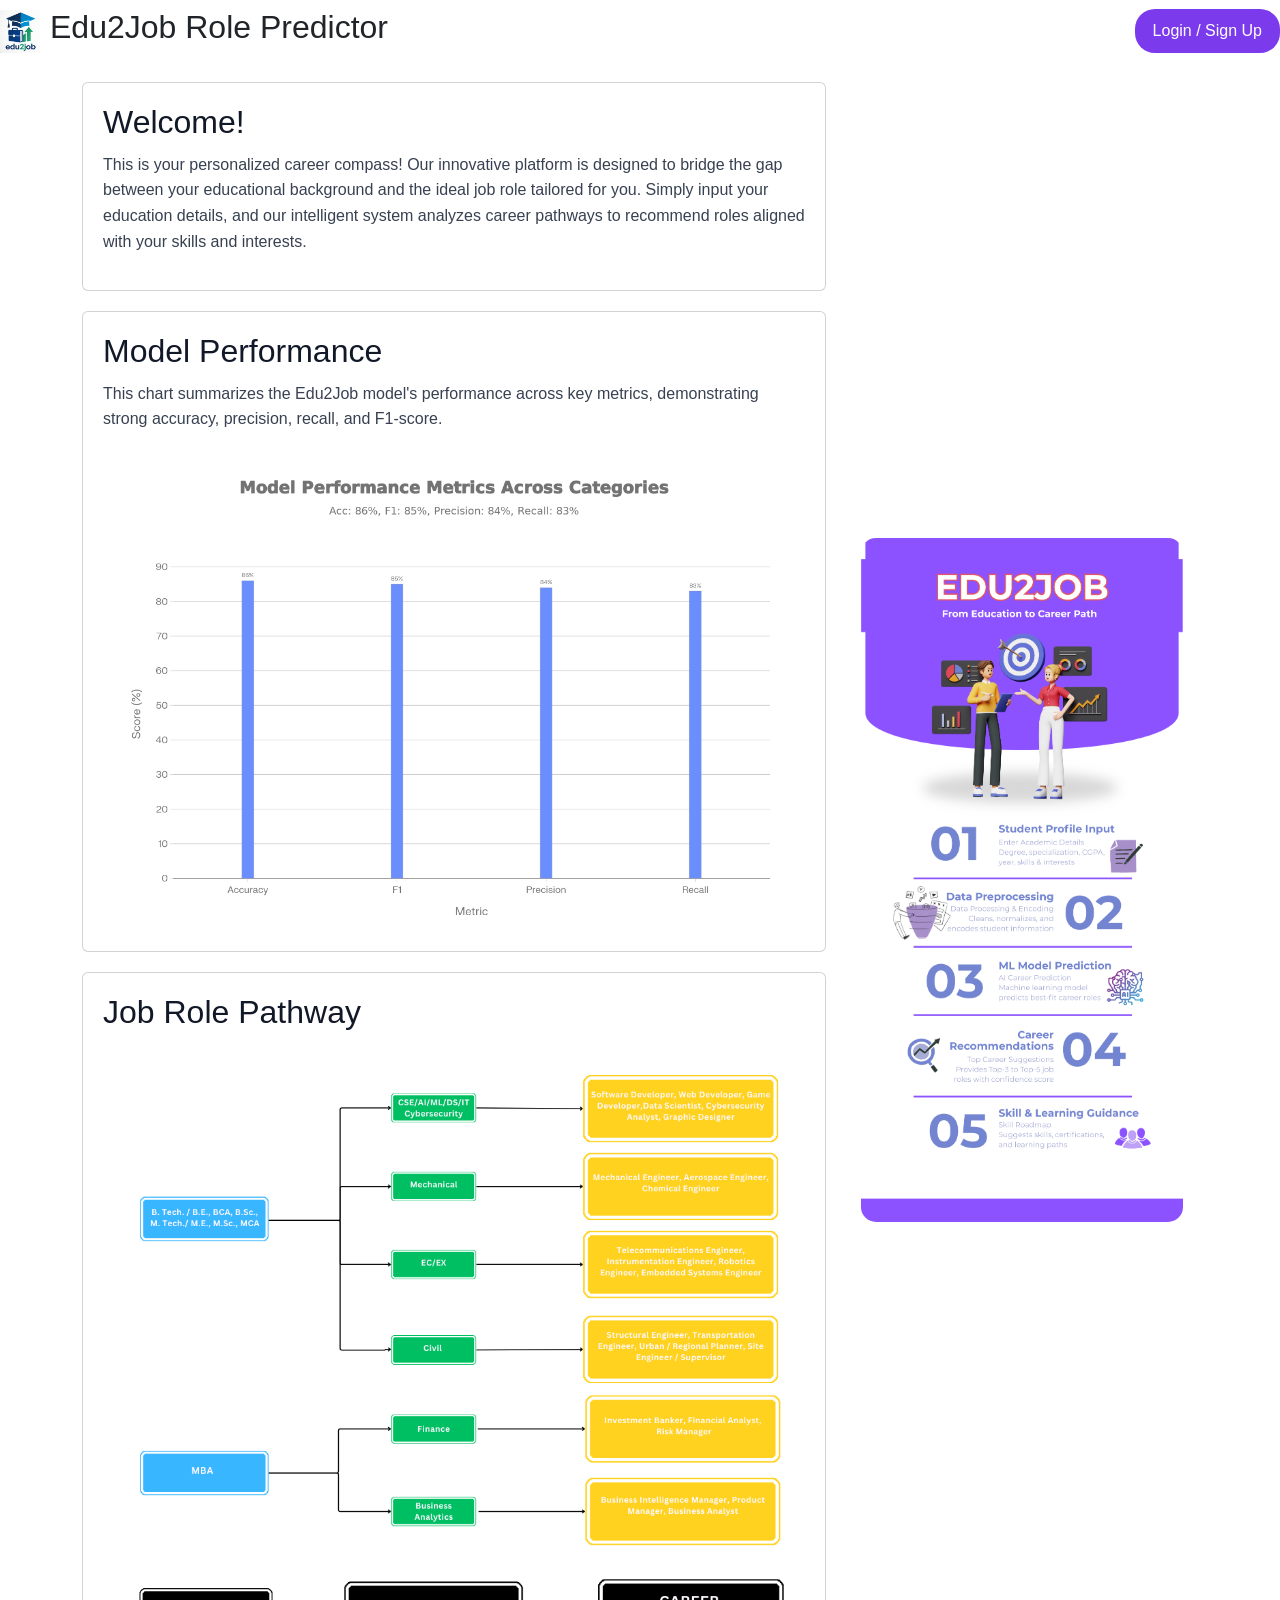
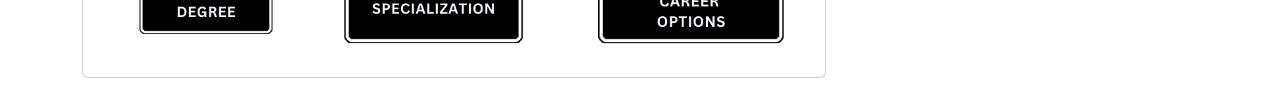
<file: frontend/index.html>
<!DOCTYPE html>
<html lang="en">
<head>
    <meta charset="UTF-8">
    <meta name="viewport" content="width=device-width, initial-scale=1.0">
    <title>Edu2Job Role Predictor</title>
    <link rel="stylesheet" href="css/style.css">
    <link href="https://cdnjs.cloudflare.com/ajax/libs/bootstrap/5.3.0/css/bootstrap.min.css" rel="stylesheet">
    <link href="https://cdnjs.cloudflare.com/ajax/libs/font-awesome/6.0.0/css/all.min.css" rel="stylesheet">
    <style>
        /* Modal Styles for Login/Signup */
        .modal {
            display: none;
            position: fixed;
            z-index: 1000;
            left: 0;
            top: 0;
            width: 100%;
            height: 100%;
            background-color: rgba(0,0,0,0.5);
        }
        .modal-content {
            background-color: white;
            margin: 10% auto;
            padding: 20px;
            border-radius: 15px;
            width: 90%;
            max-width: 500px;
            box-shadow: 0 10px 30px rgba(0,0,0,0.1);
        }
        .close {
            color: #aaa;
            float: right;
            font-size: 28px;
            font-weight: bold;
            cursor: pointer;
        }
        .close:hover {
            color: black;
        }
        .gradient-bg {
            background: linear-gradient(135deg, #667eea 0%, #764ba2 100%);
            min-height: 100vh;
        }
        .login-card {
            background: white;
            border-radius: 15px;
            box-shadow: 0 10px 30px rgba(0,0,0,0.1);
        }
        .btn-google {
            background: #fff;
            color: #757575;
            border: 1px solid #ddd;
        }
        .btn-google:hover {
            background: #f8f9fa;
            border-color: #ccc;
        }
        .google-btn {
            display: flex;
            align-items: center;
            justify-content: center;
            background: white;
            color: #757575;
            border: 1px solid #ddd;
            padding: 10px;
            border-radius: 5px;
            cursor: pointer;
            transition: all 0.3s;
        }
        .google-btn:hover {
            background: #f8f9fa;
            box-shadow: 0 2px 5px rgba(0,0,0,0.1);
        }
        .google-icon {
            width: 18px;
            height: 18px;
            margin-right: 10px;
        }
    </style>
</head>
<body>

    <!-- Header -->
    <header class="navbar">
        <div class="logo">
            <img src="images/logo.png" alt="Edu2Job Logo">
            <h2>Edu2Job Role Predictor</h2>
        </div>
        <button class="btn-login" onclick="openModal()">Login / Sign Up</button>
    </header>

    <!-- Main Layout -->
    <div class="container">

        <!-- LEFT CONTENT -->
        <main class="left-panel">

            <!-- Welcome Section -->
            <section class="card">
                <h2>Welcome!</h2>
                <p>
                    This is your personalized career compass! Our innovative platform is designed to
                    bridge the gap between your educational background and the ideal job role tailored
                    for you. Simply input your education details, and our intelligent system analyzes
                    career pathways to recommend roles aligned with your skills and interests.
                </p>
            </section>

            <!-- Model Performance -->
            <section class="card">
                <h2>Model Performance</h2>
                <p>
                    This chart summarizes the Edu2Job model's performance across key metrics,
                    demonstrating strong accuracy, precision, recall, and F1-score.
                </p>

                <div class="image-box">
                    <img src="images/performance graph.png" alt="Model Performance Graph">
                </div>
            </section>

            <!-- Job Role Pathway -->
            <section class="card">
                <h2>Job Role Pathway</h2>
                <div class="image-box">
                    <img src="images/pathway.png" alt="Job Role Pathway">
                </div>
            </section>

        </main>

        <!-- RIGHT INFOGRAPHIC -->
        <aside class="right-panel">
            <img src="images/infograph.png" alt="Edu2Job Infographic">
        </aside>

    </div>

    <!-- Login/Signup Modal -->
    <div id="authModal" class="modal">
        <div class="modal-content">
            <span class="close" onclick="closeModal()">&times;</span>
            <div class="text-center mb-4">
                <h2 class="fw-bold text-primary">Edu2Job</h2>
                <p class="text-muted">Predict your perfect career path</p>
            </div>

            <!-- Login Form -->
            <div id="loginForm">
                <h4 class="mb-4">Welcome Back</h4>
                <form id="loginFormElement">
                    <div class="mb-3">
                        <label class="form-label">Email</label>
                        <input type="email" class="form-control" id="loginEmail" required>
                    </div>
                    <div class="mb-3">
                        <label class="form-label">Password</label>
                        <input type="password" class="form-control" id="loginPassword" required>
                    </div>
                    <button type="submit" class="btn btn-primary w-100 mb-3">Sign In</button>
                </form>

                <div class="text-center mb-3">
                    <span class="text-muted">Or continue with</span>
                </div>

                <!-- Google Sign-In Button -->
                <div id="googleSignIn" class="w-100 mb-3"></div>

                <div class="text-center">
                    <span class="text-muted">Don't have an account? </span>
                    <a href="#" onclick="showSignup()" class="text-primary">Sign Up</a>
                </div>
            </div>

            <!-- Signup Form -->
            <div id="signupForm" style="display: none;">
                <h4 class="mb-4">Create Account</h4>
                <form id="signupFormElement">
                    <div class="mb-3">
                        <label class="form-label">Full Name</label>
                        <input type="text" class="form-control" id="signupName" required>
                    </div>
                    <div class="mb-3">
                        <label class="form-label">Email</label>
                        <input type="email" class="form-control" id="signupEmail" required>
                    </div>
                    <div class="mb-3">
                        <label class="form-label">Password</label>
                        <input type="password" class="form-control" id="signupPassword" required>
                    </div>
                    <div class="mb-3">
                        <label class="form-label">Degree</label>
                        <input type="text" class="form-control" id="signupDegree">
                    </div>
                    <div class="mb-3">
                        <label class="form-label">Specialization</label>
                        <input type="text" class="form-control" id="signupSpecialization">
                    </div>
                    <button type="submit" class="btn btn-primary w-100 mb-3">Create Account</button>
                </form>

                <div class="text-center">
                    <span class="text-muted">Already have an account? </span>
                    <a href="#" onclick="showLogin()" class="text-primary">Sign In</a>
                </div>
            </div>

            <div id="message" class="mt-3"></div>
        </div>
    </div>

    <!-- Google Identity Services -->
    <script src="https://accounts.google.com/gsi/client"></script>
    <script src="js/auth.js"></script>
    <script>
        function openModal() {
            document.getElementById('authModal').style.display = 'block';
        }

        function closeModal() {
            document.getElementById('authModal').style.display = 'none';
        }

        function showSignup() {
            document.getElementById('loginForm').style.display = 'none';
            document.getElementById('signupForm').style.display = 'block';
        }

        function showLogin() {
            document.getElementById('signupForm').style.display = 'none';
            document.getElementById('loginForm').style.display = 'block';
        }

        // Close modal when clicking outside
        window.onclick = function(event) {
            if (event.target == document.getElementById('authModal')) {
                closeModal();
            }
        }
    </script>
</body>
</html>
</file>
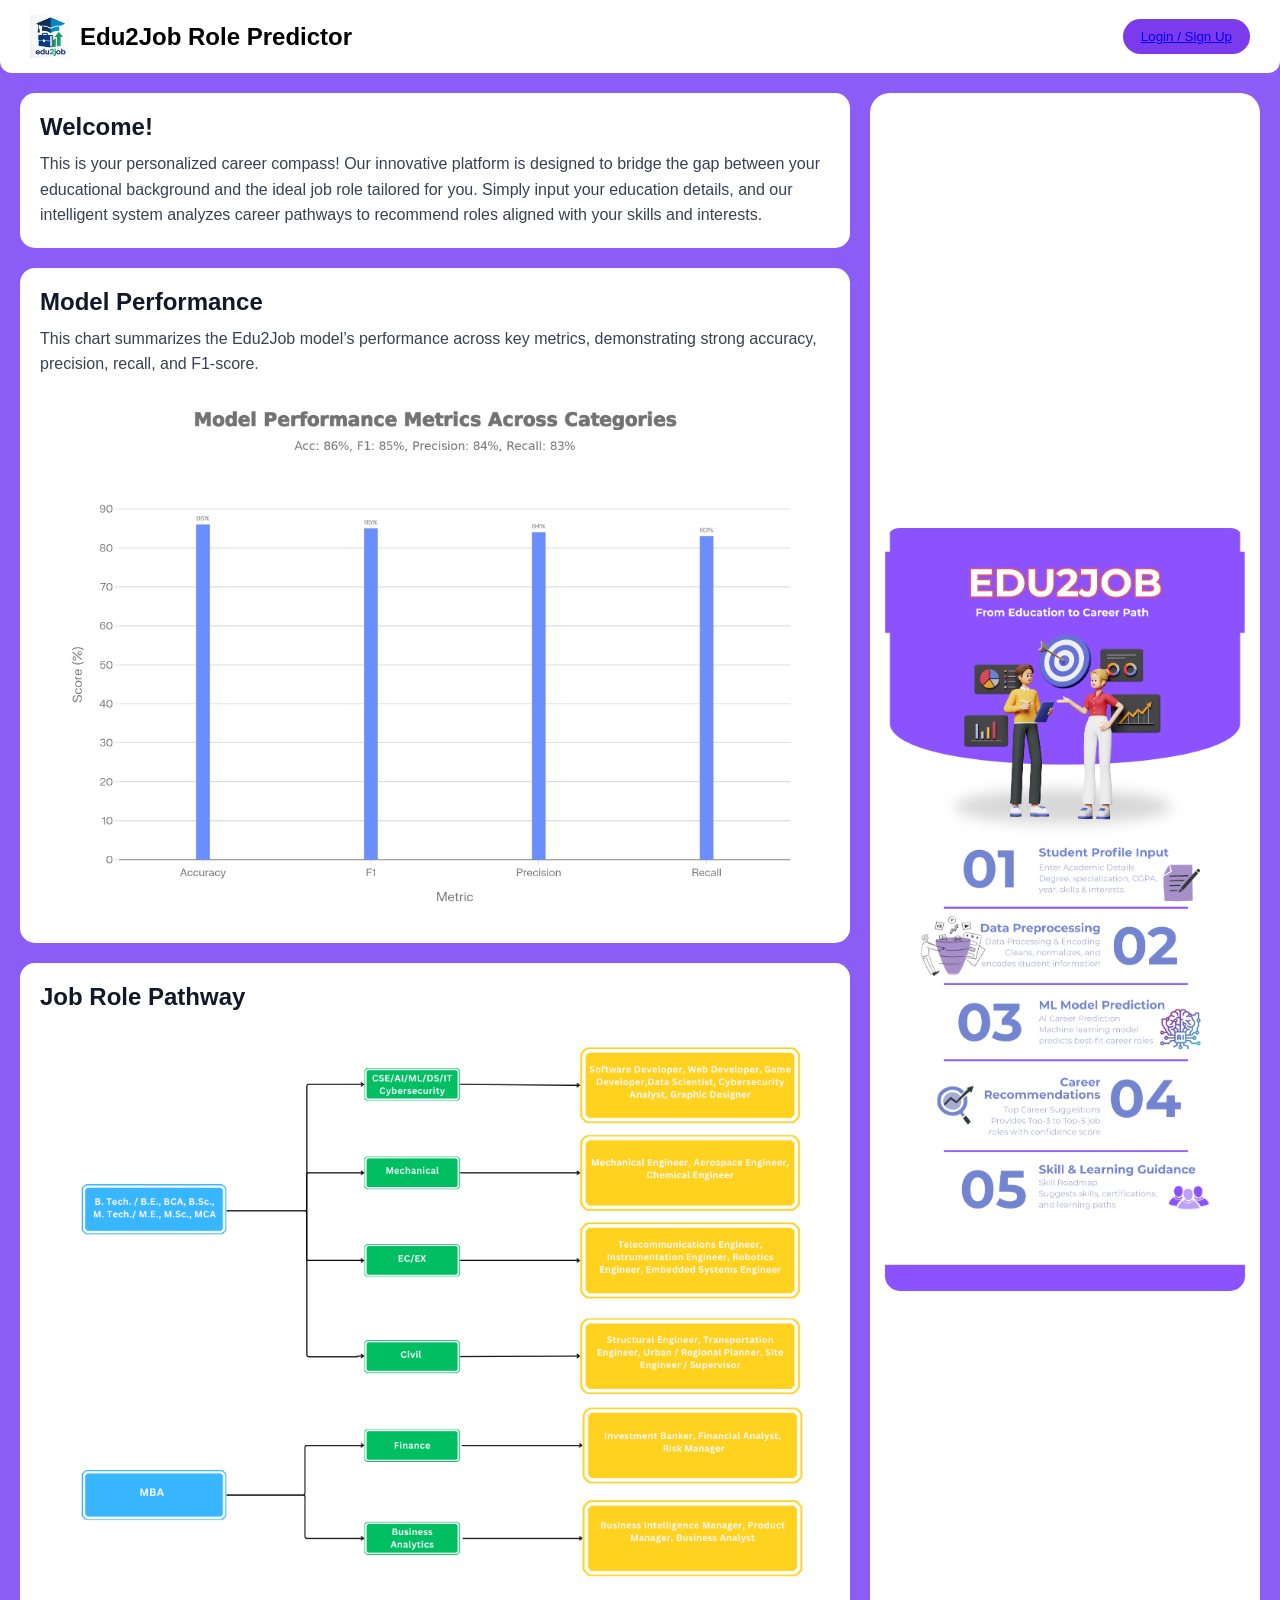
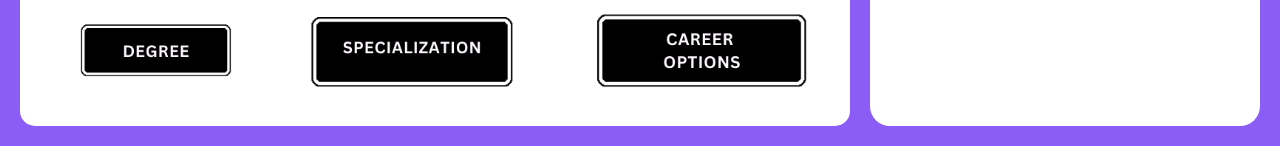
<file: frontend/homepage.html>
<!DOCTYPE html>
<html lang="en">
<head>
    <meta charset="UTF-8">
    <meta name="viewport" content="width=device-width, initial-scale=1.0" >
    <title>Edu2Job Role Predictor</title>
    <link rel="stylesheet" href="css/style.css">
</head>
<body>

    <!-- Header -->
    <header class="navbar">
        <div class="logo">
            <img src="images/logo.png" alt="Edu2Job Logo">
            <h2>Edu2Job Role Predictor</h2>
        </div>
        <button class="btn-login"><a href="index.html">Login / Sign Up</a></button>
    </header>

    <!-- Main Layout -->
    <div class="container">

        <!-- LEFT CONTENT -->
        <main class="left-panel">

            <!-- Welcome Section -->
            <section class="card">
                <h2>Welcome!</h2>
                <p>
                    This is your personalized career compass! Our innovative platform is designed to
                    bridge the gap between your educational background and the ideal job role tailored
                    for you. Simply input your education details, and our intelligent system analyzes
                    career pathways to recommend roles aligned with your skills and interests.
                </p>
            </section>

            <!-- Model Performance -->
            <section class="card">
                <h2>Model Performance</h2>
                <p>
                    This chart summarizes the Edu2Job model’s performance across key metrics,
                    demonstrating strong accuracy, precision, recall, and F1-score.
                </p>

                <div class="image-box">
                    <img src="images/performance graph.png" alt="Model Performance Graph">
                </div>
            </section>

            <!-- Job Role Pathway -->
            <section class="card">
                <h2>Job Role Pathway</h2>
                <div class="image-box">
                    <img src="images/pathway.png" alt="Job Role Pathway">
                </div>
            </section>

        </main>

        <!-- RIGHT INFOGRAPHIC -->
        <aside class="right-panel">
            <img src="images/infograph.png" alt="Edu2Job Infographic">
        </aside>

    </div>

</body>
</html>
</file>
<file: frontend/css/style.css>
* {
    margin: 0;
    padding: 0;
    box-sizing: border-box;
    font-family: "Segoe UI", sans-serif;
}

body {
    background-color: #8b5cf6;
}

/* Navbar */
.navbar {
    background: #ffffff;
    padding: 15px 30px;
    display: flex;
    justify-content: space-between;
    align-items: center;
    border-radius: 0 0 12px 12px;
}

.logo {
    display: flex;
    align-items: center;
    gap: 10px;
}

.logo img {
    width: 40px;
}

.btn-login {
    background: #7c3aed;
    color: white;
    border: none;
    padding: 10px 18px;
    border-radius: 20px;
    cursor: pointer;
}

/* Layout */
.container {
    display: flex;
    padding: 20px;
    gap: 20px;
}

/* Left Panel */
.left-panel {
    flex: 3;
    display: flex;
    flex-direction: column;
    gap: 20px;
}

/* Cards */
.card {
    background: #ffffff;
    padding: 20px;
    border-radius: 15px;
}

.card h2 {
    margin-bottom: 10px;
    color: #111827;
}

.card p {
    color: #374151;
    line-height: 1.6;
}

/* Images */
.image-box {
    margin-top: 15px;
    text-align: center;
}

.image-box img {
    max-width: 100%;
    border-radius: 10px;
}

/* Right Panel */
.right-panel {
    flex: 1.3;
    background: #ffffff;
    border-radius: 20px;
    padding: 15px;
    display: flex;
    align-items: center;
    justify-content: center;
}

.right-panel img {
    width: 100%;
    border-radius: 15px;
}

/* Responsive */
@media (max-width: 900px) {
    .container {
        flex-direction: column;
    }

    .right-panel {
        order: -1;
    }
}
/* Feedback Styles */
.rating-stars {
    display: flex;
    align-items: center;
}

.stars {
    font-size: 24px;
    color: #ddd;
    cursor: pointer;
}

.stars .star {
    margin-right: 5px;
    transition: color 0.2s;
}

.stars .star:hover,
.stars .star.active {
    color: #ffc107;
}

.skill-badge {
    margin: 2px;
    font-size: 0.75rem;
}

.feedback-badge {
    font-size: 0.75rem;
    padding: 3px 8px;
}

.badge-admin {
    background-color: #ffc107;
    color: #000;
}

.badge-user {
    background-color: #6c757d;
    color: #fff;
}

/* Star rating colors */
.rating-1 { color: #dc3545; }
.rating-2 { color: #fd7e14; }
.rating-3 { color: #ffc107; }
.rating-4 { color: #28a745; }
.rating-5 { color: #20c997; }

/* Charts */
.chart-container {
    position: relative;
    height: 300px;
    width: 100%;
}

/* Modal styling */
.modal-lg {
    max-width: 800px;
}
</file>
